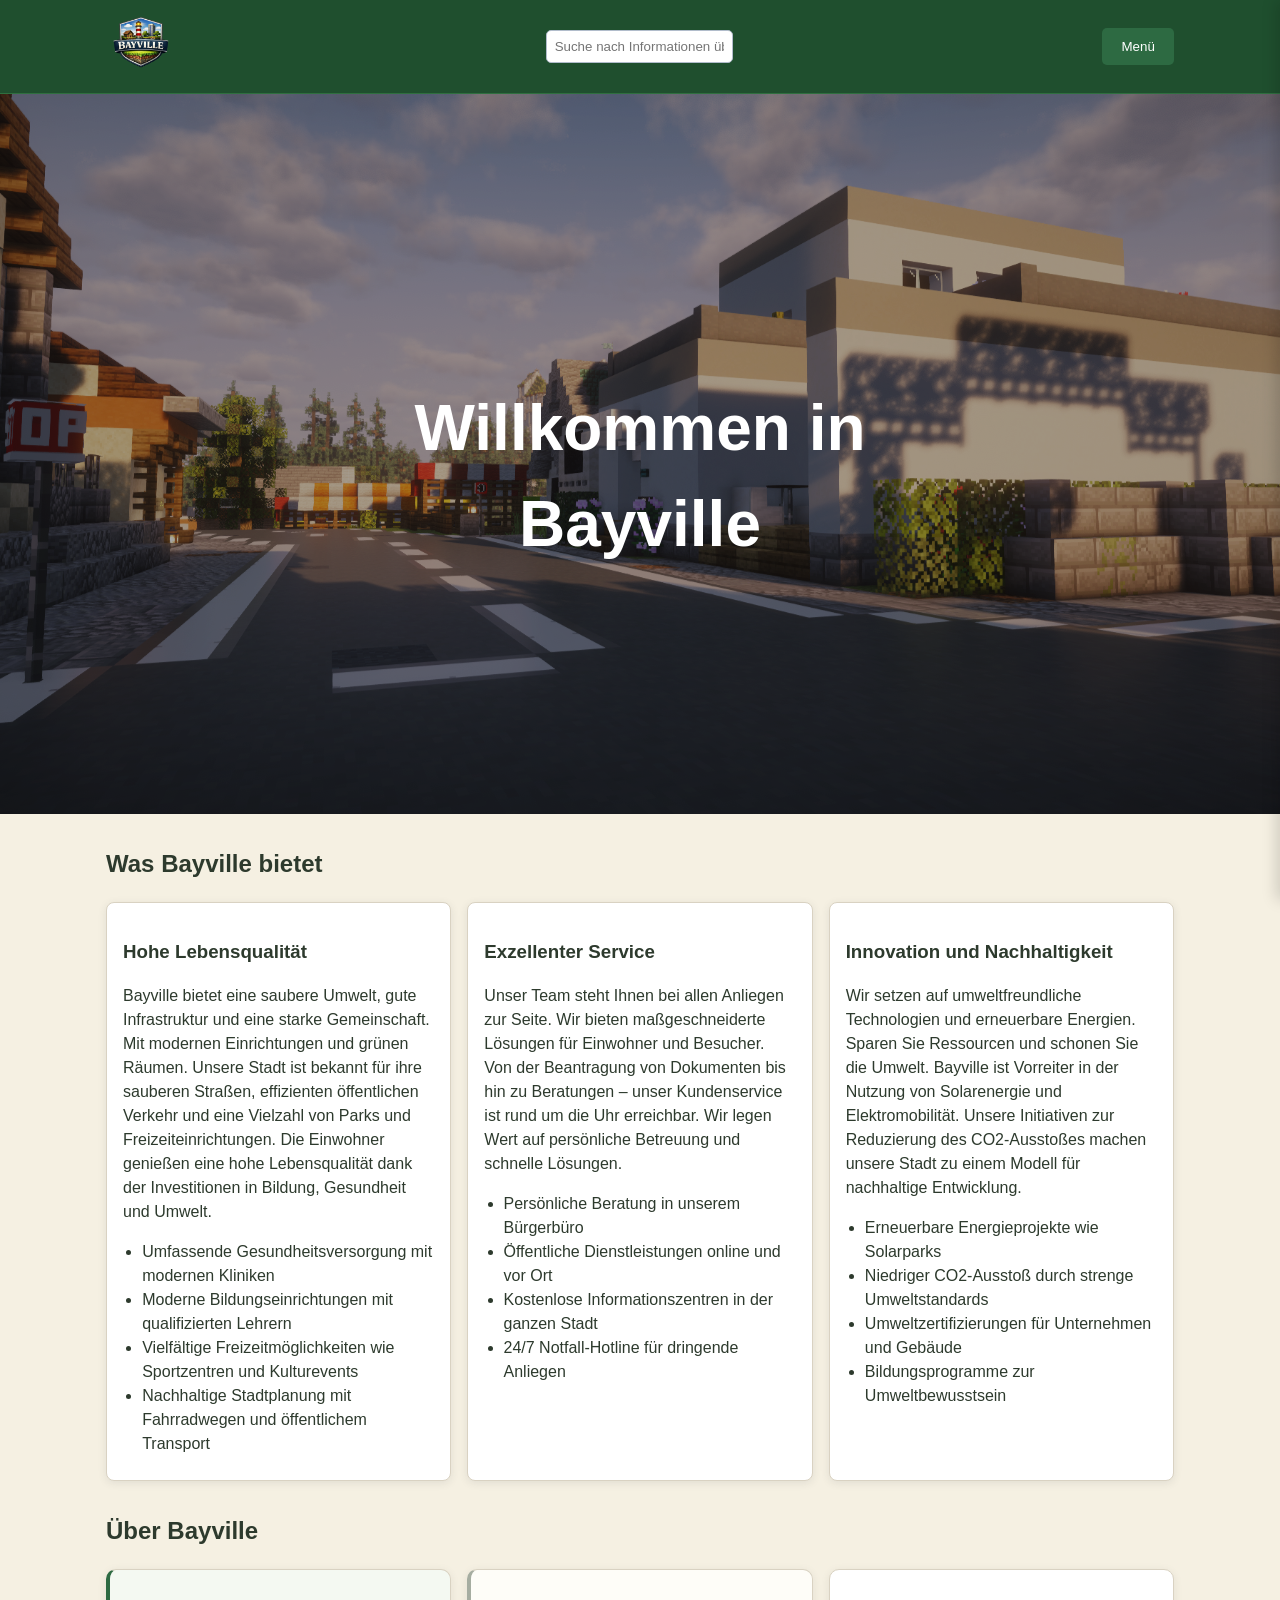
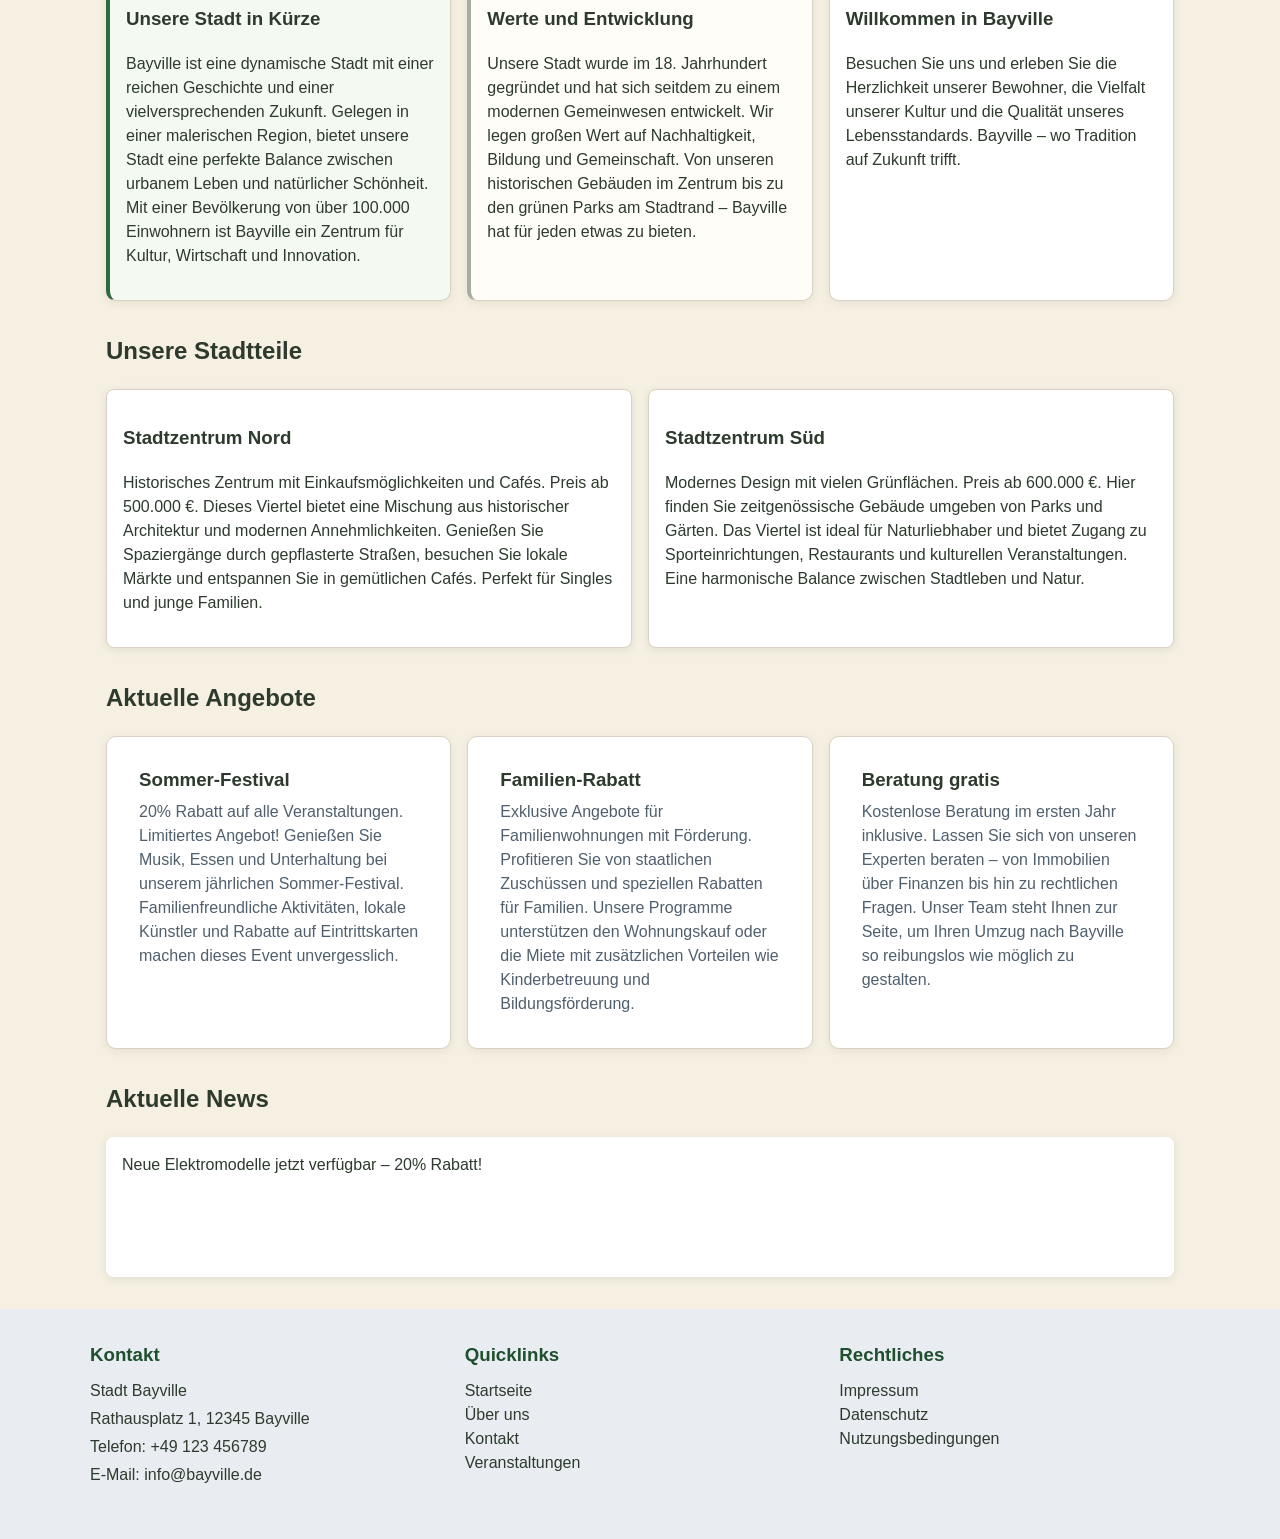
<file: index.html>
<!DOCTYPE html>
<html lang="de">
<head>
  <meta charset="UTF-8" />
  <meta name="viewport" content="width=device-width, initial-scale=1.0" />
  <meta name="description" content="Offizielle Website der Stadt Bayville – Entdecken Sie unsere lebendige Stadt mit Informationen zu Verwaltung, Tourismus, Kultur und mehr." />
  <meta name="keywords" content="Bayville, Stadt, Verwaltung, Tourismus, Kultur, Events" />
  <title>Stadt Bayville - Offizielle Website</title>
  <link rel="stylesheet" href="style.css" />
</head>
<body>
  <!-- Header mit Navigation -->
  <header class="main-header">
    <div class="header-inner">
      <a href="index.html"><img src="Assets/LOgo.png" alt="logoStadt Bayville Logo" class="logo" style="height: 70px; width: 70px;"></a>
      <div class="search-container">
        <input type="text" placeholder="Suche nach Informationen über Bayville" aria-label="Suche" />
      </div>
      <button id="sidebarToggle" class="btn">Menü</button>
    </div>
  </header>

  <!-- Sidebar, kommt von rechts -->
  <aside id="sidebar" class="sidebar">
    <button id="sidebarClose" class="btn close-btn">X</button>
    <nav class="sidebar-nav">
      <a href="index.html">Startseite</a>
      <a href="models.html">Stadtteile</a>
      <a href="about.html">Über uns</a>
      <a href="contact.html">Kontakt</a>
      <a href="verwaltung.html">Stadt / Verwaltung</a>
      <a href="politik.html">Politik</a>
      <a href="daten.html">Daten über die Stadt</a>
      <a href="bauen.html">Bauen und Wohnen</a>
      <a href="tourismus.html">Tourismus</a>
      <a href="mobilitaet.html">Mobilität</a>
      <a href="dienstleistungen.html">Dienstleistungen A-Z</a>
      <a href="veranstaltungen.html">Veranstaltungen</a>
      <a href="kultur.html">Stadtleben & Kultur</a>
      <a href="karriere.html">Karriere</a>
      <a href="kontakt.html">Kontakt (DE)</a>
    </nav>
  </aside>

  <!-- Overlay hinter Sidebar -->
  <div id="overlay" class="overlay"></div>

  <!-- Hero-Bereich -->
  <section class="hero" id="startseite">
    <div class="hero-content">
      <h1>Willkommen in Bayville</h1>
    </div>
  </section>

  <!-- Features -->
  <section id="features" class="section">
    <h2>Was Bayville bietet</h2>
    <div class="card-grid">
      <article class="info-card">
        <h3>Hohe Lebensqualität</h3>
        <p>Bayville bietet eine saubere Umwelt, gute Infrastruktur und eine starke Gemeinschaft. Mit modernen Einrichtungen und grünen Räumen. Unsere Stadt ist bekannt für ihre sauberen Straßen, effizienten öffentlichen Verkehr und eine Vielzahl von Parks und Freizeiteinrichtungen. Die Einwohner genießen eine hohe Lebensqualität dank der Investitionen in Bildung, Gesundheit und Umwelt.</p>
        <ul>
          <li>Umfassende Gesundheitsversorgung mit modernen Kliniken</li>
          <li>Moderne Bildungseinrichtungen mit qualifizierten Lehrern</li>
          <li>Vielfältige Freizeitmöglichkeiten wie Sportzentren und Kulturevents</li>
          <li>Nachhaltige Stadtplanung mit Fahrradwegen und öffentlichem Transport</li>
        </ul>
      </article>
      <article class="info-card">
        <h3>Exzellenter Service</h3>
        <p>Unser Team steht Ihnen bei allen Anliegen zur Seite. Wir bieten maßgeschneiderte Lösungen für Einwohner und Besucher. Von der Beantragung von Dokumenten bis hin zu Beratungen – unser Kundenservice ist rund um die Uhr erreichbar. Wir legen Wert auf persönliche Betreuung und schnelle Lösungen.</p>
        <ul>
          <li>Persönliche Beratung in unserem Bürgerbüro</li>
          <li>Öffentliche Dienstleistungen online und vor Ort</li>
          <li>Kostenlose Informationszentren in der ganzen Stadt</li>
          <li>24/7 Notfall-Hotline für dringende Anliegen</li>
        </ul>
      </article>
      <article class="info-card">
        <h3>Innovation und Nachhaltigkeit</h3>
        <p>Wir setzen auf umweltfreundliche Technologien und erneuerbare Energien. Sparen Sie Ressourcen und schonen Sie die Umwelt. Bayville ist Vorreiter in der Nutzung von Solarenergie und Elektromobilität. Unsere Initiativen zur Reduzierung des CO2-Ausstoßes machen unsere Stadt zu einem Modell für nachhaltige Entwicklung.</p>
        <ul>
          <li>Erneuerbare Energieprojekte wie Solarparks</li>
          <li>Niedriger CO2-Ausstoß durch strenge Umweltstandards</li>
          <li>Umweltzertifizierungen für Unternehmen und Gebäude</li>
          <li>Bildungsprogramme zur Umweltbewusstsein</li>
        </ul>
      </article>
    </div>
  </section>

  <!-- Über Bayville -->
  <section id="ueber-bayville" class="section">
    <h2>Über Bayville</h2>
    <div class="card-grid">
      <article class="content-card content-card--highlight">
        <h3>Unsere Stadt in Kürze</h3>
        <p>Bayville ist eine dynamische Stadt mit einer reichen Geschichte und einer vielversprechenden Zukunft. Gelegen in einer malerischen Region, bietet unsere Stadt eine perfekte Balance zwischen urbanem Leben und natürlicher Schönheit. Mit einer Bevölkerung von über 100.000 Einwohnern ist Bayville ein Zentrum für Kultur, Wirtschaft und Innovation.</p>
      </article>
      <article class="content-card content-card--reverse">
        <h3>Werte und Entwicklung</h3>
        <p>Unsere Stadt wurde im 18. Jahrhundert gegründet und hat sich seitdem zu einem modernen Gemeinwesen entwickelt. Wir legen großen Wert auf Nachhaltigkeit, Bildung und Gemeinschaft. Von unseren historischen Gebäuden im Zentrum bis zu den grünen Parks am Stadtrand – Bayville hat für jeden etwas zu bieten.</p>
      </article>
      <article class="content-card">
        <h3>Willkommen in Bayville</h3>
        <p>Besuchen Sie uns und erleben Sie die Herzlichkeit unserer Bewohner, die Vielfalt unserer Kultur und die Qualität unseres Lebensstandards. Bayville – wo Tradition auf Zukunft trifft.</p>
      </article>
    </div>
  </section>

  <!-- Stadtteile Übersicht -->
  <section id="stadtteile" class="section">
    <h2>Unsere Stadtteile</h2>
    <div id="zentrum" class="tab-content active">
      <div class="card-grid">
        <article class="info-card model-card" data-model="modell1">
          <h3>Stadtzentrum Nord</h3>
          <p>Historisches Zentrum mit Einkaufsmöglichkeiten und Cafés. Preis ab 500.000 €. Dieses Viertel bietet eine Mischung aus historischer Architektur und modernen Annehmlichkeiten. Genießen Sie Spaziergänge durch gepflasterte Straßen, besuchen Sie lokale Märkte und entspannen Sie in gemütlichen Cafés. Perfekt für Singles und junge Familien.</p>
        </article>
        <article class="info-card model-card" data-model="modell2">
          <h3>Stadtzentrum Süd</h3>
          <p>Modernes Design mit vielen Grünflächen. Preis ab 600.000 €. Hier finden Sie zeitgenössische Gebäude umgeben von Parks und Gärten. Das Viertel ist ideal für Naturliebhaber und bietet Zugang zu Sporteinrichtungen, Restaurants und kulturellen Veranstaltungen. Eine harmonische Balance zwischen Stadtleben und Natur.</p>
        </article>
      </div>
    </div>
  </section>

  <!-- Aktuelle VEranstaltungen -->
  <section id="angebote" class="section">
    <h2>Aktuelle Angebote</h2>
    <div class="cards">
      <a href="unterseite.html" class="card">
        <h3>Sommer-Festival</h3>
        <p>20% Rabatt auf alle Veranstaltungen. Limitiertes Angebot! Genießen Sie Musik, Essen und Unterhaltung bei unserem jährlichen Sommer-Festival. Familienfreundliche Aktivitäten, lokale Künstler und Rabatte auf Eintrittskarten machen dieses Event unvergesslich.</p>
      </a>
      <a href="unterseite.html" class="card">
        <h3>Familien-Rabatt</h3>
        <p>Exklusive Angebote für Familienwohnungen mit Förderung. Profitieren Sie von staatlichen Zuschüssen und speziellen Rabatten für Familien. Unsere Programme unterstützen den Wohnungskauf oder die Miete mit zusätzlichen Vorteilen wie Kinderbetreuung und Bildungsförderung.</p>
      </a>
      <a href="unterseite.html" class="card">
        <h3>Beratung gratis</h3>
        <p>Kostenlose Beratung im ersten Jahr inklusive. Lassen Sie sich von unseren Experten beraten – von Immobilien über Finanzen bis hin zu rechtlichen Fragen. Unser Team steht Ihnen zur Seite, um Ihren Umzug nach Bayville so reibungslos wie möglich zu gestalten.</p>
      </a>
    </div>
  </section>

  <!-- News mit automatischem Wechsel -->
  <section id="news" class="section">
    <h2>Aktuelle News</h2>
    <div class="news-box" id="newsBox"></div>
  </section>

  <!-- Footer mit Kontaktformular -->
  <footer class="footer">
    <div class="footer-columns">
      <div class="footer-column">
        <h3>Kontakt</h3>
        <p>Stadt Bayville</p>
        <p>Rathausplatz 1, 12345 Bayville</p>
        <p>Telefon: +49 123 456789</p>
        <p>E-Mail: <a href="mailto:info@bayville.de">info@bayville.de</a></p>
      </div>
      <div class="footer-column">
        <h3>Quicklinks</h3>
        <a href="index.html">Startseite</a><br />
        <a href="about.html">Über uns</a><br />
        <a href="kontakt.html">Kontakt</a><br />
        <a href="veranstaltungen.html">Veranstaltungen</a>
      </div>
      <div class="footer-column">
        <h3>Rechtliches</h3>
        <a href="#">Impressum</a><br />
        <a href="#">Datenschutz</a><br />
        <a href="#">Nutzungsbedingungen</a>
      </div>
    </div>
  </footer>

  <script src="script.js"></script>
  
</body>
</html>
</file>
<file: style.css>
/* Allgemeine Styles */
* {
  box-sizing: border-box;
}
body {
  margin: 0;
  font-family: "Segoe UI", Tahoma, Geneva, Verdana, sans-serif;
  color: #2d3a2d; /* dunkles Grün/Grau für Text */
  background-color: #f5f0e2; /* beiger Hintergrund */
  line-height: 1.5;
}
a {
  color: #265b35; /* dunkles Grün */
  text-decoration: none;
}
.btn {
  background-color: #2d6a42; /* grün */
  color: #fff;
  border: none;
  padding: 0.7rem 1.2rem;
  cursor: pointer;
  border-radius: 5px;
  text-decoration: none;
  display: inline-block;
  transition: background-color 0.2s ease, transform 0.2s ease;
}
.btn:hover {
  background-color: #225a35;
  transform: translateY(-1px);
}
.main-header {
  position: sticky;
  top: 0;
  z-index: 100;
  background-color: #1f4f2e; /* dunkelgrün */
  border-bottom: 1px solid #2f6f3f;
}
.header-inner {
  max-width: 1100px;
  margin: 0 auto;
  display: flex;
  align-items: center;
  justify-content: space-between;
  padding: 0.5rem 1rem;
}
.logo {
  max-width: 150px;
  height: auto;
}
.logo:hover {
  opacity: 0.8;
}
.search-container input {
  padding: 0.5rem;
  border-radius: 5px;
  border: 1px solid #b1bccb;
}
.sidebar {
  position: fixed;
  top: 0;
  right: 0;
  height: 100%;
  width: 260px;
  background-color: #f2ebd8;
  box-shadow: -4px 0 14px rgba(0, 0, 0, 0.15);
  transform: translateX(100%);
  transition: transform 0.3s ease;
  z-index: 200;
  padding: 1rem;
}
.sidebar.open {
  transform: translateX(0);
}
.close-btn {
  margin-bottom: 1rem;
  background-color: #2d6a42;
}
.sidebar-nav {
  display: flex;
  flex-direction: column;
  gap: 0.6rem;
}
.sidebar-nav a {
  color: #2d6a42;
  font-weight: 500;
  padding: 0.35rem 0.5rem;
  border-radius: 4px;
  transition: background-color 0.2s ease;
}
.sidebar-nav a:hover {
  background-color: #d9e7d2;
}
.overlay {
  position: fixed;
  inset: 0;
  background-color: rgba(0, 0, 0, 0.35);
  opacity: 0;
  pointer-events: none;
  transition: opacity 0.2s ease;
  z-index: 150;
}
.overlay.visible {
  opacity: 1;
  pointer-events: auto;
}
.hero {
  position: relative;
  height: 80vh;
  min-height: 380px;
  color: #fff;
  background-image: url('Assets/Background.png');
  background-size: cover;
  background-position: center;
  display: flex;
  align-items: center;
  justify-content: center;
  text-align: center;
}
.hero::before {
  content: "";
  position: absolute;
  inset: 0;
  background: rgba(0, 0, 0, 0.35);
}
.hero-content {
  position: relative;
  max-width: 700px;
  z-index: 1;
  padding: 1rem;
}
.hero h1 {
  font-size: clamp(2rem, 6vw, 4rem);
  margin-bottom: 0.6rem;
}
.section {
  max-width: 1100px;
  margin: 2rem auto;
  padding: 0 1rem;
}
.cards {
  display: flex;
  flex-wrap: wrap;
  gap: 1rem;
  margin-top: 1rem;
}
.card {
  background-color: #fff;
  border-radius: 8px;
  overflow: hidden;
  flex: 1 1 calc(33.333% - 0.66rem);
  min-width: 240px;
  text-decoration: none;
  color: inherit;
  box-shadow: 0 2px 8px rgba(46, 61, 73, 0.1);
  transition: transform 0.2s ease;
}
.card:hover {
  transform: translateY(-5px);
}
.card img {
  display: block;
  width: 100%;
  height: auto;
}
.card h3 {
  margin: 0.8rem 1rem 0.4rem;
}

/* Neue card-Varianten */
.content-card,
.info-card,
.card {
  border: 1px solid #d9d2c2;
  background: #fff;
  border-radius: 10px;
  box-shadow: 0 2px 10px rgba(32, 38, 44, 0.08);
  padding: 1rem;
  transition: transform 0.2s ease, box-shadow 0.2s ease, border-color 0.2s ease;
}
.content-card:hover,
.info-card:hover,
.card:hover {
  transform: translateY(-4px);
  box-shadow: 0 6px 20px rgba(32, 38, 44, 0.16);
  border-color: #b3c6b1;
}

.content-card--highlight {
  border-left: 4px solid #2d6a42;
  background: #f4f9f2;
}

.content-card--reverse {
  border-left: 4px solid #a6ada1;
  background: #fefdf8;
}

/* Verbesserte responsive Grid-Strukturen */
.card-grid,
.info-section .info-cards,
.cards {
  display: grid;
  grid-template-columns: repeat(1, minmax(0, 1fr));
  gap: 1rem;
  margin-top: 1rem;
}

@media (min-width: 700px) {
  .card-grid,
  .info-section .info-cards,
  .cards {
    grid-template-columns: repeat(2, minmax(0, 1fr));
  }
}

@media (min-width: 1024px) {
  .card-grid,
  .info-section .info-cards,
  .cards {
    grid-template-columns: repeat(3, minmax(0, 1fr));
  }
}

.card p {
  margin: 0 1rem 1rem;
  color: #505f6d;
}
.news-box {
  background-color: #fff;
  border-radius: 8px;
  padding: 1rem;
  box-shadow: 0 2px 8px rgba(46, 61, 73, 0.1);
  min-height: 140px;
}
.info-section .info-cards {
  display: flex;
  flex-wrap: wrap;
  gap: 1rem;
  margin-top: 1rem;
}
.card-grid {
  display: flex;
  flex-wrap: wrap;
  gap: 1rem;
  margin-top: 1rem;
}
.info-card {
  background-color: #fff;
  border-radius: 8px;
  padding: 1rem;
  flex: 1 1 calc(33.333% - 0.66rem);
  min-width: 220px;
  box-shadow: 0 2px 8px rgba(46, 61, 73, 0.1);
  border: 1px solid #d9d2c2;
  transition: transform 0.2s ease, box-shadow 0.2s ease, background-color 0.2s ease;
}
.info-card:hover {
  transform: translateY(-3px);
  box-shadow: 0 4px 12px rgba(46, 61, 73, 0.15);
  background-color: #f8f5ee;
}
.info-card img {
  width: 100%;
  height: 150px;
  object-fit: cover;
  border-radius: 4px;
  margin-bottom: 1rem;
}
.info-card ul {
  margin: 0.5rem 0;
  padding-left: 1.2rem;
}
.footer {
  background-color: #e9edf2;
  padding: 2rem 1rem;
  text-align: center;
}
.footer-columns {
  max-width: 1100px;
  margin: 0 auto 1rem auto;
  display: flex;
  justify-content: space-between;
  gap: 1.5rem;
  flex-wrap: wrap;
  text-align: left;
}
.footer-column {
  flex: 1 1 220px;
  min-width: 200px;
}
.footer-column h3 {
  margin-top: 0;
  margin-bottom: 0.6rem;
  color: #1f4f2e;
}
.footer-column p,
.footer-column a {
  margin: 0.25rem 0;
  color: #2d3a2d;
}
.footer-column a:hover {
  text-decoration: underline;
}
.footer p.legal,
.footer p.legal a {
  margin-top: 1rem;
  display: block;
  color: #5a654d;
}
.contact-form {
  display: flex;
  flex-direction: column;
  gap: 0.8rem;
  max-width: 500px;
  margin: 0 auto 1rem auto;
}
@media (max-width: 880px) {
  .footer-columns {
    flex-direction: column;
    text-align: center;
    align-items: center;
  }
  .footer-column {
    min-width: 100%;
  }
}
.contact-form input,
.contact-form textarea {
  padding: 0.7rem;
  border: 1px solid #b8c5d3;
  border-radius: 5px;
}
@media (max-width: 880px) {
  .cards,
  .info-section .info-cards {
    flex-direction: column;
  }
  .hero {
    height: 55vh;
  }
}

/* Tabs */
.tabs {
  display: flex;
  gap: 0.5rem;
  margin-bottom: 1rem;
}
.tab-btn {
  background-color: #e9e9e9;
  border: none;
  padding: 0.5rem 1rem;
  cursor: pointer;
  border-radius: 4px;
  transition: background-color 0.2s;
}
.tab-btn.active {
  background-color: #2d6a42;
  color: #fff;
}
.tab-content {
  display: none;
}
.tab-content.active {
  display: block;
}

/* Modal */
.modal {
  position: fixed;
  top: 0;
  left: 0;
  width: 100%;
  height: 100%;
  background-color: rgba(0, 0, 0, 0.8);
  display: flex;
  align-items: center;
  justify-content: center;
  z-index: 1000;
  opacity: 0;
  pointer-events: none;
  transition: opacity 0.3s ease;
}
.modal.active {
  opacity: 1;
  pointer-events: auto;
}
.modal-content {
  background-color: #fff;
  padding: 2rem;
  border-radius: 8px;
  max-width: 600px;
  width: 90%;
  position: relative;
}
.modal .close {
  position: absolute;
  top: 10px;
  right: 15px;
  font-size: 2rem;
  cursor: pointer;
}
.model-card {
  cursor: pointer;
}

/* Galerie Styles */
.gallery {
  display: grid;
  grid-template-columns: repeat(auto-fill, minmax(200px, 1fr));
  gap: 1rem;
  margin-top: 2rem;
}

.gallery-item {
  position: relative;
  overflow: hidden;
  border-radius: 8px;
  cursor: pointer;
  transition: transform 0.2s ease;
}

.gallery-item:hover {
  transform: scale(1.05);
}

.gallery-item img {
  width: 100%;
  height: 150px;
  object-fit: cover;
  display: block;
}

/* Lightbox */
.lightbox {
  position: fixed;
  top: 0;
  left: 0;
  width: 100%;
  height: 100%;
  background-color: rgba(0, 0, 0, 0.8);
  display: flex;
  align-items: center;
  justify-content: center;
  z-index: 1000;
  opacity: 0;
  pointer-events: none;
  transition: opacity 0.3s ease;
}

.lightbox.active {
  opacity: 1;
  pointer-events: auto;
}

.lightbox img {
  max-width: 90%;
  max-height: 90%;
  border-radius: 8px;
}

.lightbox .close {
  position: absolute;
  top: 20px;
  right: 20px;
  color: white;
  font-size: 2rem;
  cursor: pointer;
}

/* Seiten-unabhängiges Grid-Layout */
.card-grid {
  display: grid;
  grid-template-columns: repeat(auto-fit, minmax(240px, 1fr));
  gap: 1rem;
}

/* Alternativ für die folgenden Seiten: flex statt grid */
.page-veranstaltungen .card-grid,
.page-daten .card-grid,
.page-politik .card-grid,
.page-kontakt .card-grid {
  display: flex;
  flex-wrap: wrap;
  gap: 1rem;
}
</file>
